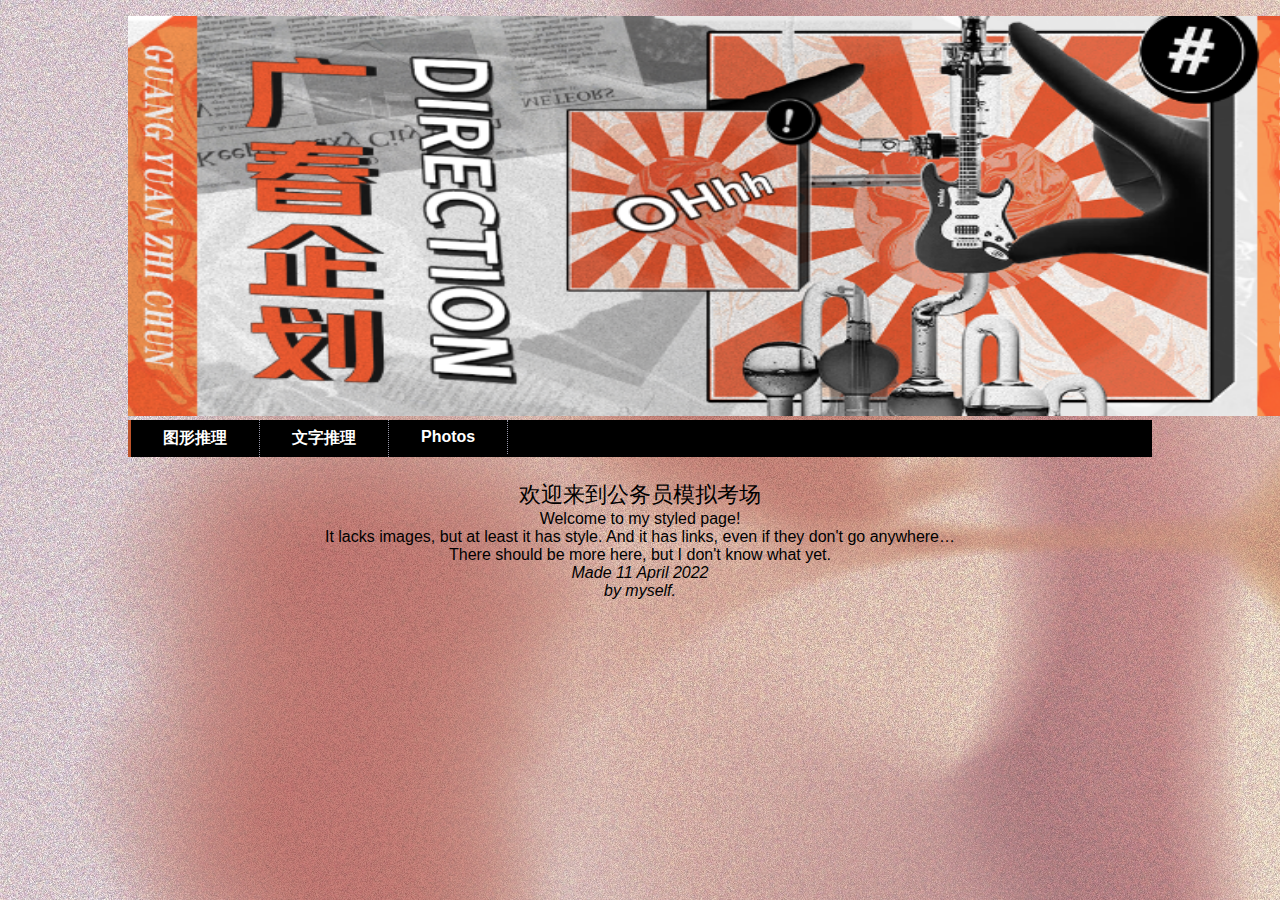
<file: index.html>
<!DOCTYPE html PUBLIC "-//W3C//DTD HTML 4.01//CN">
<html>
<head>
  <meta charset="utf-8"/>
  <title>欢迎来到公务员模拟考场</title>
  <script src="script.js"></script>
    <img src="1.png" width="1200" height="400">
<link rel="stylesheet" href="design.css">
<link rel="stylesheet" href="type.css">
<link rel="stylesheet" href="style1.css">

</head>
<body>
<!-- Site navigation menu -->
<div id="header">
         </div>
         <div id="navigation">
             <ul>
                 <li><a href="图形推理.html">图形推理</a></li>
                 <li><a href="文字推理.html">文字推理</a></li>
                 <li><a href="photos.html">Photos</a></li>
             </ul>
         </div>
<h1>欢迎来到公务员模拟考场</h1>
<p>Welcome to my styled page!
<p>It lacks images, but at least it has style.
And it has links, even if they don't go
anywhere&hellip;
<p>There should be more here, but I don't know
what yet.
<address>Made 11 April 2022<br>
  by myself.</address>

</body>
</html>
</file>
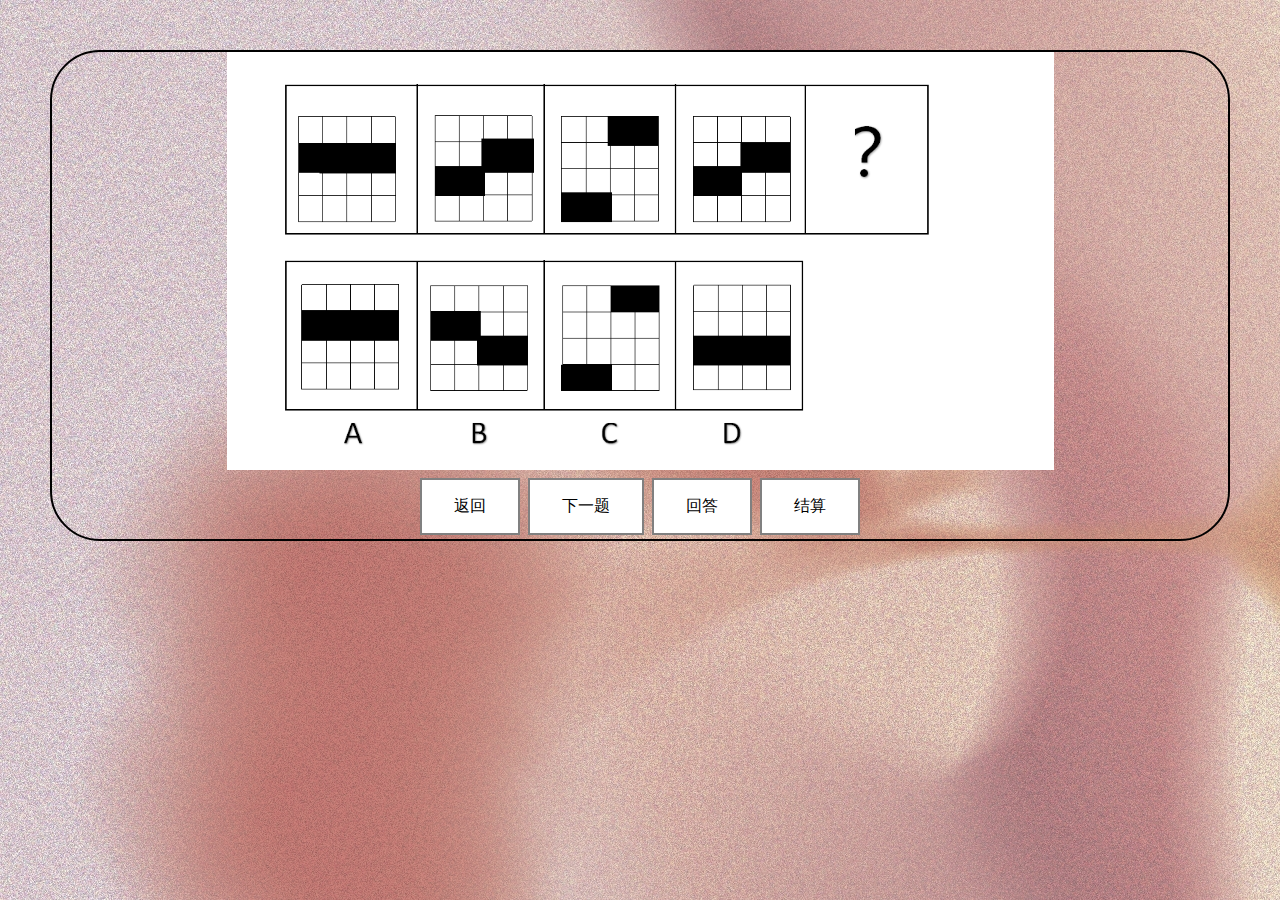
<file: 图形推理.html>
<!DOCTYPE html>
<html lang="cn">
<head>
  <meta charset="utf-8">
  <title>图形推理</title>
  <script src="script1.js"></script>
  <style>
  body{
  	margin:50px;
  	border:solid 2px black;
    border-radius:50px;
    text-align: center;
  	background-image:url('2.jpg');
  }
  .button {
    background-color: orange;
    border: none;
    color: white;
    padding: 16px 32px;
    text-align: center;
    text-decoration: none;
    display: inline-block;
    font-size: 16px;
    margin: 4px 2px;
    -webkit-transition-duration: 0.4s;
    transition-duration: 0.4s;
    cursor: pointer;
  }
  .button1 {
    background-color: white;
    color: black;
    border: 2px solid grey;

}
.button1:hover {
    background-color:orange;
    color: white;
}
</style>
</head>
<body>

    <div  id="img0" style="display:block;"><img src="2.png" /></div>
    <div  id="img1" style="display:none;"><img src="3.png" /></div>
    <div  id="img2" style="display:none;"><img src="4.png" /></div>

  <div>
      <button onclick="back()"class="button button1">返回</button>
      <button onclick="next()"class="button button1">下一题</button>
      <button onclick="answer()"class="button button1">回答</button>
      <button onclick="finish()"class="button button1">结算</button>
  <div>
    <div  id="im0" style="display:none;"><img src="2.png" /></div>
   <div  id="im1" style="display:none;"><img src="3.png" /></div>
   <div  id="im2" style="display:none;"><img src="4.png" /></div>
 </div>
</div>

</body>
</html>
</file>
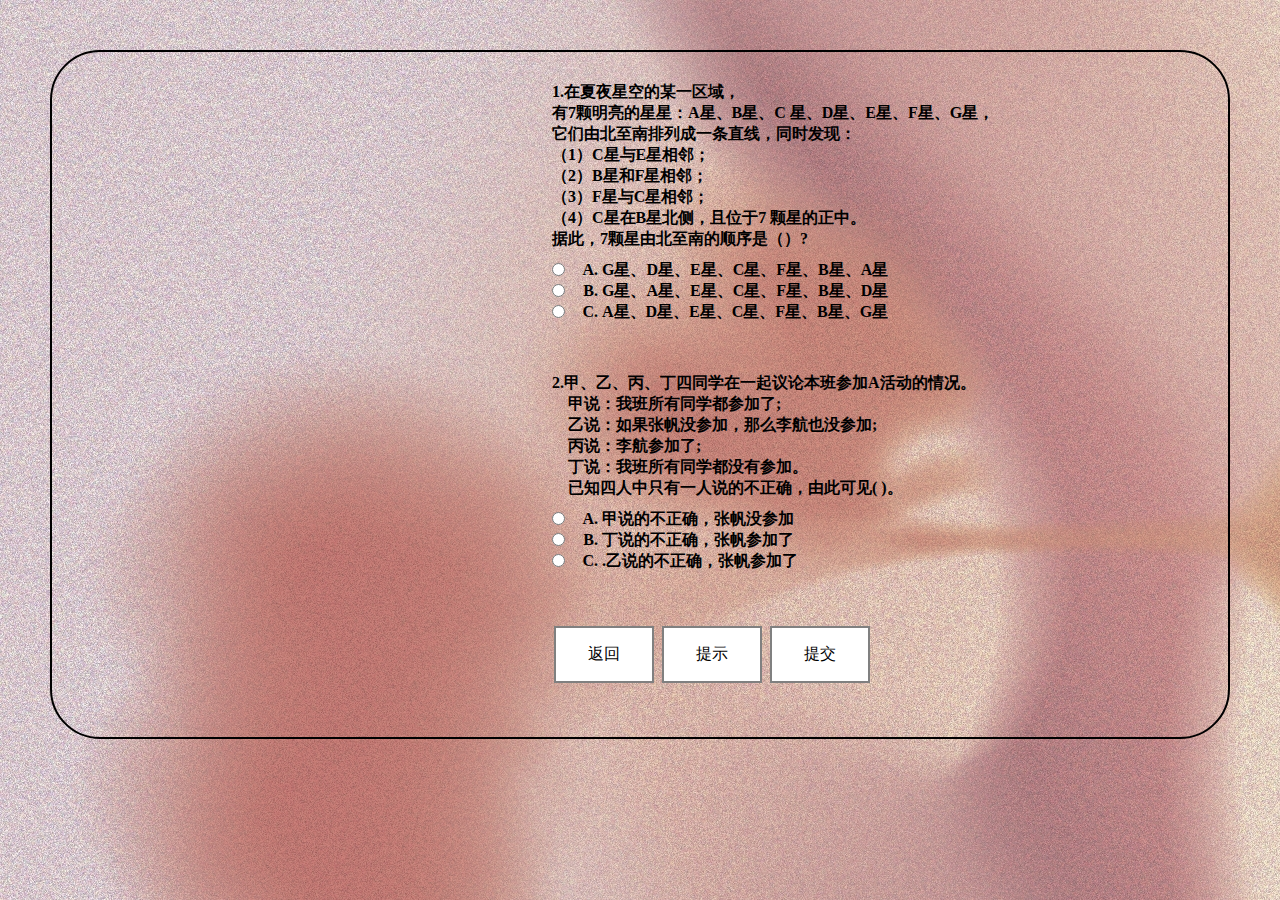
<file: 文字推理.html>
<!DOCTYPE html>
<html>
<head>
<meta charset="utf-8">
<title>文字推理</title>
<script src="script2.js"></script>
<style>
body{
	margin:50px;
	border:solid 2px black;
	border-radius:50px;
	background-image:url('2.jpg');
  font-family: "YouYuan";
	font-weight: bold;
}
.container{
	position:relative;
	margin:30px;
	border:solid 2px orange;
	padding:10px;
	color: orange;
	}
.divCss{
	margin-bottom: 50px;
margin-left: 500px;
margin-top: 30px;
}
.question{
	margin-bottom: 50px;
margin-left: 500px;
margin-top: 30px;
}
.olCss{
	padding-left: 50px;
    margin-top: 10px;
    margin-bottom: 0px;
	margin-left: 0px;

}
.inputClass {
	float:left;
	margin-left: -50px;
	text-align:center
}
.liRight {
}
.button {
	background-color: orange;
	border: none;
	color: white;
	padding: 16px 32px;
	text-align: center;
	text-decoration: none;
	display: inline-block;
	font-size: 16px;
	margin: 4px 2px;
	-webkit-transition-duration: 0.4s;
	transition-duration: 0.4s;
	cursor: pointer;
}
.button1 {
	background-color: white;
	color: black;
	border: 2px solid grey;

}
.button1:hover {
	background-color:orange;
	color: white;
}
</style>
</head>
<body>
<form>
	<div class="question">
	1.在夏夜星空的某一区域，<br>
	有7颗明亮的星星：A星、B星、C 星、D星、E星、F星、G星，<br>
	它们由北至南排列成一条直线，同时发现：<br>
	（1）C星与E星相邻；<br>
	（2）B星和F星相邻；<br>
	（3）F星与C星相邻；<br>
	（4）C星在B星北侧，且位于7 颗星的正中。<br>
	据此，7颗星由北至南的顺序是（）?
		<ol type="A" start="" class="olCss" name="single" >
			<input class="inputClass" type="radio" name="place1" value="10"  /><li class="liRight">G星、D星、E星、C星、F星、B星、A星</li>
			<input class="inputClass" type="radio" name="place1" value="0" /><li class="liRight">G星、A星、E星、C星、F星、B星、D星</li>
			<input class="inputClass" type="radio" name="place1" value="0" /><li class="liRight">A星、D星、E星、C星、F星、B星、G星</li>
		</ol>
	</div>
	<div class="question">
	2.甲、乙、丙、丁四同学在一起议论本班参加A活动的情况。<br>
　甲说：我班所有同学都参加了;<br>
　乙说：如果张帆没参加，那么李航也没参加;<br>
　丙说：李航参加了;<br>
　丁说：我班所有同学都没有参加。<br>
　已知四人中只有一人说的不正确，由此可见( )。
		<ol type="A" start="" class="olCss" name="single" >
			<input class="inputClass" type="radio" name="place2" value="0"  /><li class="liRight">甲说的不正确，张帆没参加</li>
			<input class="inputClass" type="radio" name="place2" value="10"  /><li class="liRight">丁说的不正确，张帆参加了</li>
			<input class="inputClass" type="radio" name="place2" value="0" /><li class="liRight">.乙说的不正确，张帆参加了</li>
		</ol>
	</div>
	<div class="divCss">
		<button onclick="back()"class="button button1">返回</button>
		<button onclick="analysis()"class="button button1">提示</button>
		<button onclick="finish()"class="button button1">提交</button>
	</div>
</form>

<script>

</script>
</body>
</html>
</file>
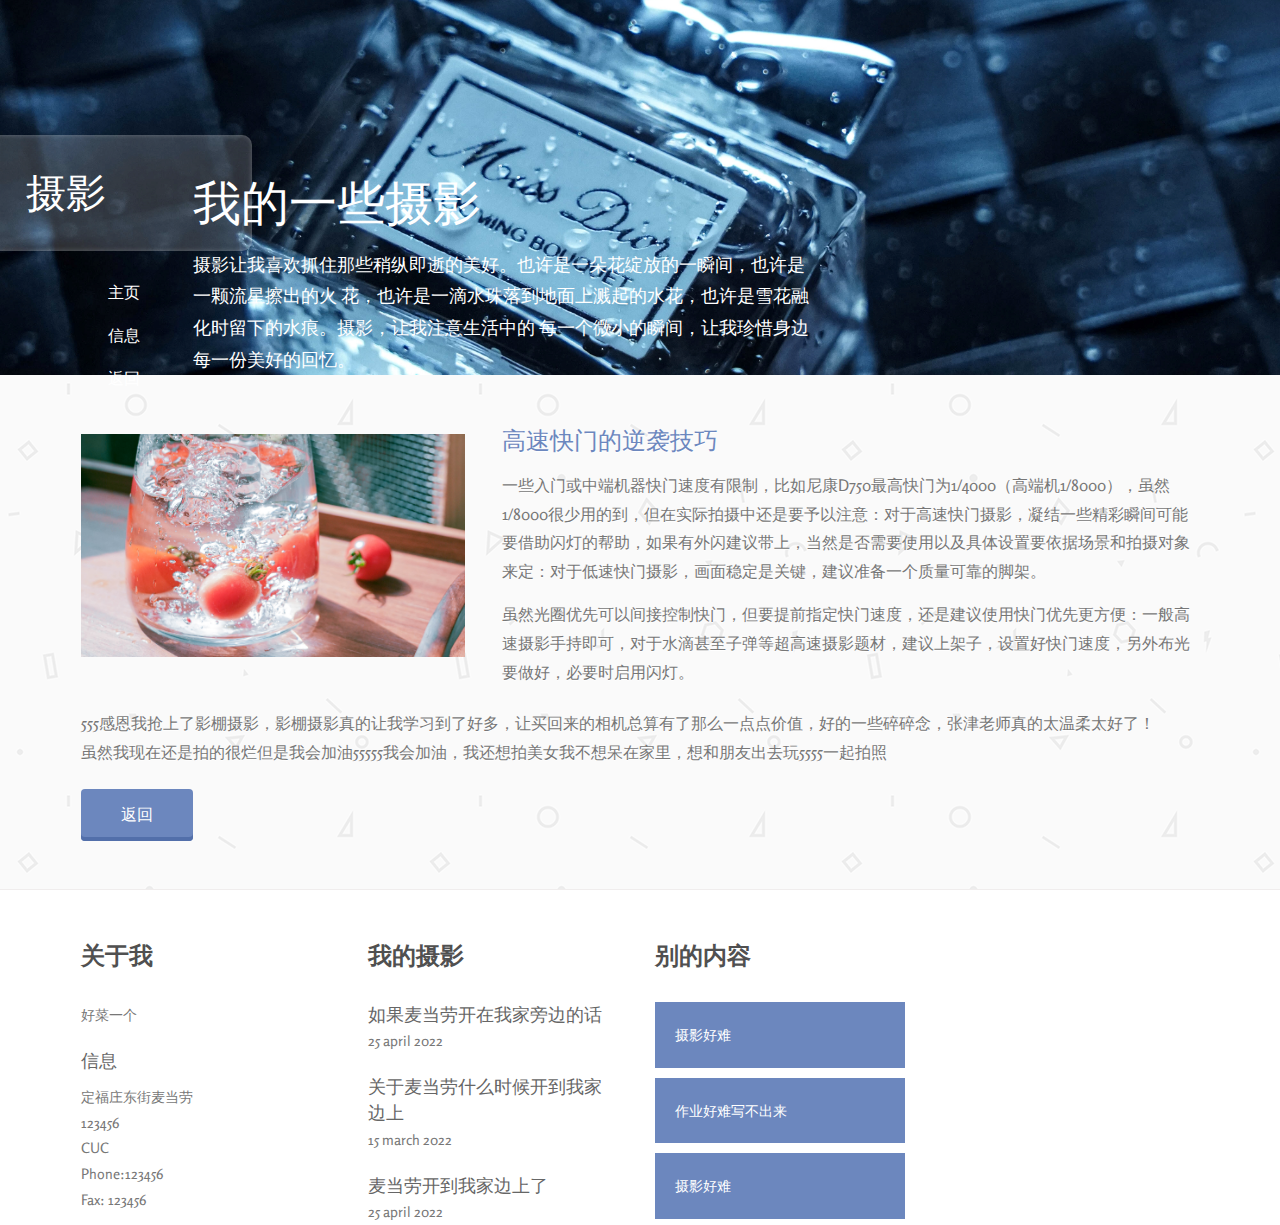
<file: sheep/about.html>
<!DOCTYPE HTML>
<html>
<head>
<title>Home</title>
<meta http-equiv="Content-Type" content="text/html; charset=utf-8" />
<meta name="viewport" content="width=device-width, initial-scale=1, maximum-scale=1">

<!-- 国内 Staticfile CDN 上的 Bootstrap5 核心 CSS 文件 -->
<link rel="stylesheet" href="https://cdn.staticfile.org/twitter-bootstrap/5.1.1/css/bootstrap.min.css">
<title>Hello, world!</title>
<link href='http://fonts.googleapis.com/css?family=Roboto+Slab:400,700' rel='stylesheet' type='text/css'>
<link href='http://fonts.googleapis.com/css?family=Rosario:400,700' rel='stylesheet' type='text/css'>
<link href="style3.css" rel="stylesheet" type="text/css" media="all" />

</head>
<body>
<!-- start header -->
<div class="header">
<div class="wrap">
	<div class="clear"></div>
	<div class="h_main">
		<div class="h_text">
			<h2>我的一些摄影</h2>
			<p><span class="hide1"> 摄影让我喜欢抓住那些稍纵即逝的美好。也许是一朵花绽放的一瞬间，也许是一颗流星擦出的火
花，也许是一滴水珠落到地面上溅起的水花，也许是雪花融化时留下的水痕。摄影，让我注意生活中的
每一个微小的瞬间，让我珍惜身边每一份美好的回忆。
</span></span> </p>
		</div>
		<div class="clear"></div>
	</div>
	<div class="header_left"><!-- start header_left -->
		<div class="logo">
			<h1><a href="摄影.html">摄影</a></h1>
		</div>
		<div class="h_nav">
			<ul>
				<li><a href="摄影.html">主页</a></li>
				<li><a href="摄影.html">信息</a></li>
				<li><a href="作品.html">返回</a></li>
			</ul>
		</div>
	</div><!-- end header_left -->
</div>
</div>
<!-- start main -->
<div class="main">
<div class="wrap">
	<div class="about"><!-- start about -->
		 <div class="cont-grid-img img_style">
	     		<img src="77.jpg" alt="">
     	</div>
       <div class="cont-grid">
	       	<h4>高速快门的逆袭技巧</h4>
	       	<p class="para">一些入门或中端机器快门速度有限制，比如尼康D750最高快门为1/4000（高端机1/8000），虽然1/8000很少用的到，但在实际拍摄中还是要予以注意：对于高速快门摄影，凝结一些精彩瞬间可能要借助闪灯的帮助，如果有外闪建议带上，当然是否需要使用以及具体设置要依据场景和拍摄对象来定：对于低速快门摄影，画面稳定是关键，建议准备一个质量可靠的脚架。</p>
	       	<p class="para">虽然光圈优先可以间接控制快门，但要提前指定快门速度，还是建议使用快门优先更方便：一般高速摄影手持即可，对于水滴甚至子弹等超高速摄影题材，建议上架子，设置好快门速度，另外布光要做好，必要时启用闪灯。</p>
     	</div>
      	<div class="clear"></div>
    	<div class="about-p">
	    	<p class="para">555感恩我抢上了影棚摄影，影棚摄影真的让我学习到了好多，让买回来的相机总算有了那么一点点价值，好的一些碎碎念，张津老师真的太温柔太好了！</p>
			<p class="para">虽然我现在还是拍的很烂但是我会加油55555我会加油，我还想拍美女我不想呆在家里，想和朋友出去玩5555一起拍照</p>
			<div class="read_more">
					<a class="btn" href="摄影.html">返回</a>
			</div>
		</div>
	</div><!-- end about -->
</div>
</div>
<!-- start footer -->
<div class="footer_bg">
<div class="wrap">
	<div class="footer">
		<div class="span_of_4">
			<div class="span1_of_4">
				<h4>关于我</h4>
				<p>好菜一个</p>
				<h5>信息</h5>
				<p class="top">定福庄东街麦当劳</p>
				<p>123456</p>
				<p>CUC</p>
				<p>Phone:123456</p>
				<p>Fax: 123456</p>
			</div>
			<div class="span1_of_4">
				<h4>我的摄影</h4>
				<a href="#"><span>如果麦当劳开在我家旁边的话</span></a>
				<p>25 april 2022</p>
				<a href="#"><span>关于麦当劳什么时候开到我家边上</span></a>
				<p>15 march 2022</p>
				<a href="#"><span>麦当劳开到我家边上了</span></a>
				<p>25 april 2022</p>
			</div>
			<div class="span1_of_4">
				<h4>别的内容</h4>
				<p class="bg"><a href="#">摄影好难</a></p>
				<p class="bg top"><a href="#">作业好难写不出来</a> </p>
				<p class="bg top"><a href="#">摄影好难</a></p>
			</div>

</div>
</div>
</body>
</html>
</file>
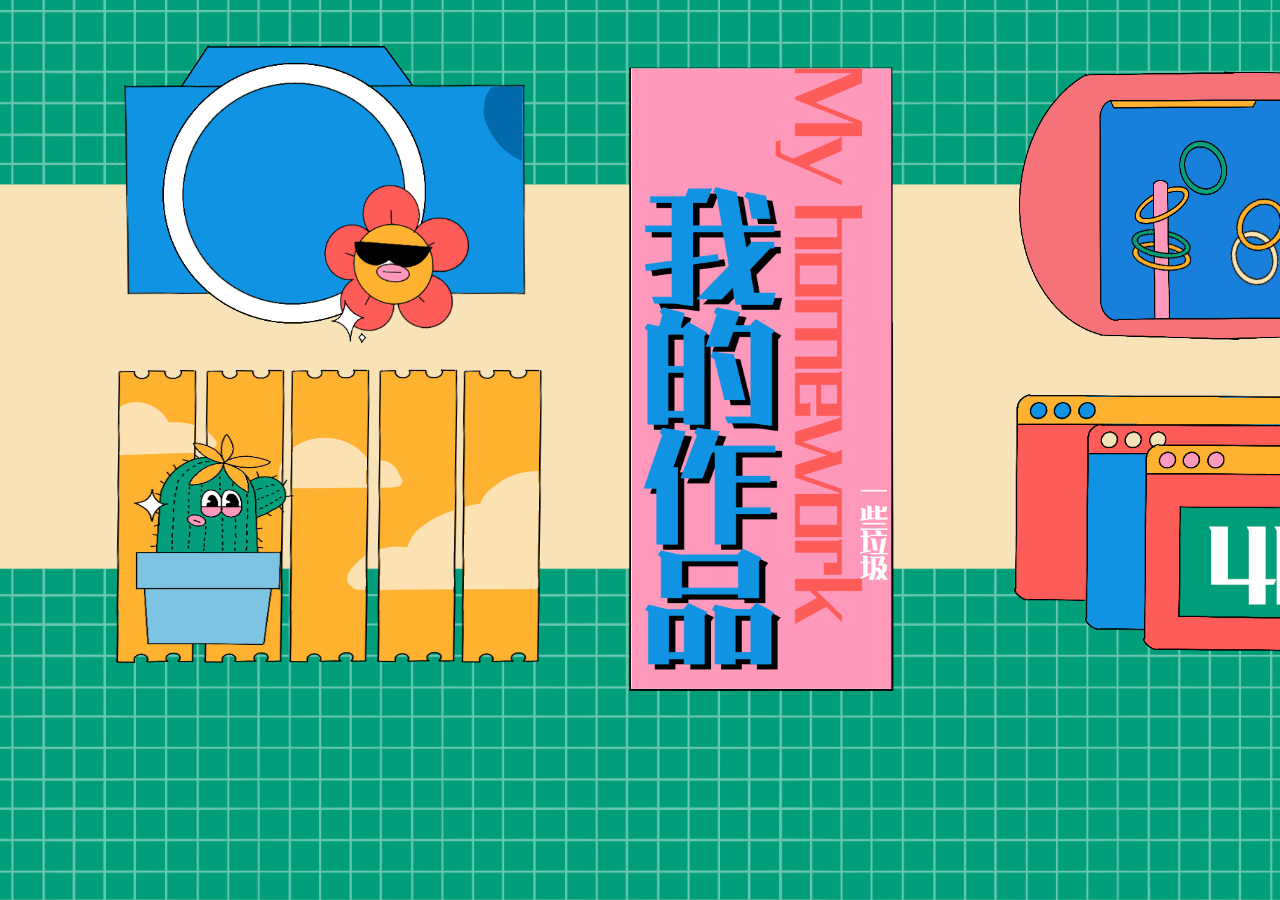
<file: sheep/作品.html>
<!doctype html>
<html lang="cn">
  <head>
    <!-- Required meta tags -->
    <meta charset="utf-8">
    <meta name="viewport" content="width=device-width, initial-scale=1">
    <style>
    body{
        background-image: url(17.png)  ;
        margin: 0;
    	padding: 0;
    	font-family: sans-serif;
    	background-size: cover;
         background-position: center 0;
         background-repeat: no-repeat;
         background-attachment: fixed;

    }
    img{
      margin-top:550px;
      text-align:center;
      width: 600px;
    height: 200px;
  }
  audio{
             display: none;
         }
  #div1 img{
  cursor: pointer;
  transition: all 0.4s;
}
#div1 img:hover{
  transform: scale(1.2);
}
    </style>
    <body>
        <img src="18.png" style="width:300px;height:700px;position:absolute;margin-left:600px;margin-top:30px;"</a>
      <div id="div1">
        <a href="摄影.html"><img src="19.png" style="width:460px;height:330px;position:absolute;margin-left:100px;margin-top:30px;"</a>
        <a href=""><img src="20.png" style="width:480px;height:350px;position:absolute;margin-left:1000px;margin-top:360px;"</a>
        <a href="bootstrap5.html"><img src="21.png" style="width:460px;height:330px;position:absolute;margin-left:100px;margin-top:350px;"</a>
        <a href=""><img src="23.png" style="width:480px;height:330px;position:absolute;margin-left:1000px;margin-top:30px;"</a>
</div>
</body>
<html>
</body>
</html>
</file>
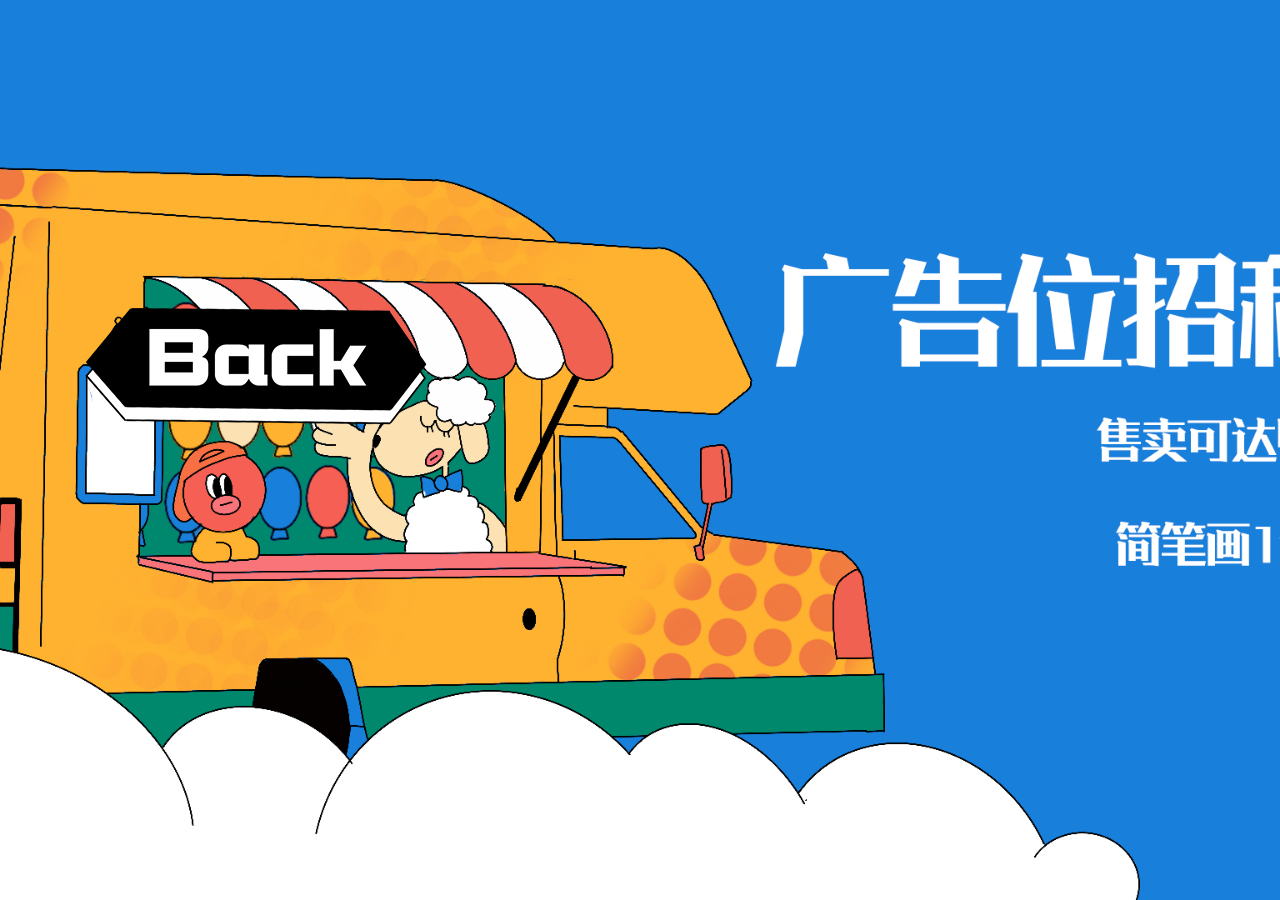
<file: sheep/广告.html>
<!DOCTYPE html>
<html lang="en">
<head>
  <meta charset="utf-8">
  <title>I'm great</title>
</head>
<style>
body{
    background-image: url(28.png)  ;
    margin: 0;
	padding: 0;
	font-family: sans-serif;
	background-size: cover;
     background-position: center 0;
     background-repeat: no-repeat;
     background-attachment: fixed;
      -webkit-background-size: cover;
      -o-background-size: cover;
      -moz-background-size: cover;
      -ms-background-size: cover;
}
button{
background:url(7.png) left:100px no-repeat;
left:100px;
top:100px;
font-size:50px;
width:700px;
height:200px;
border:0px;
}
</style>
<body>

  <div text-align="center"  margin=0>
      <a href="index1.html">
    <img src="7.png" oneclick="play()"></a>
  </div>
</body>
</html>
</file>
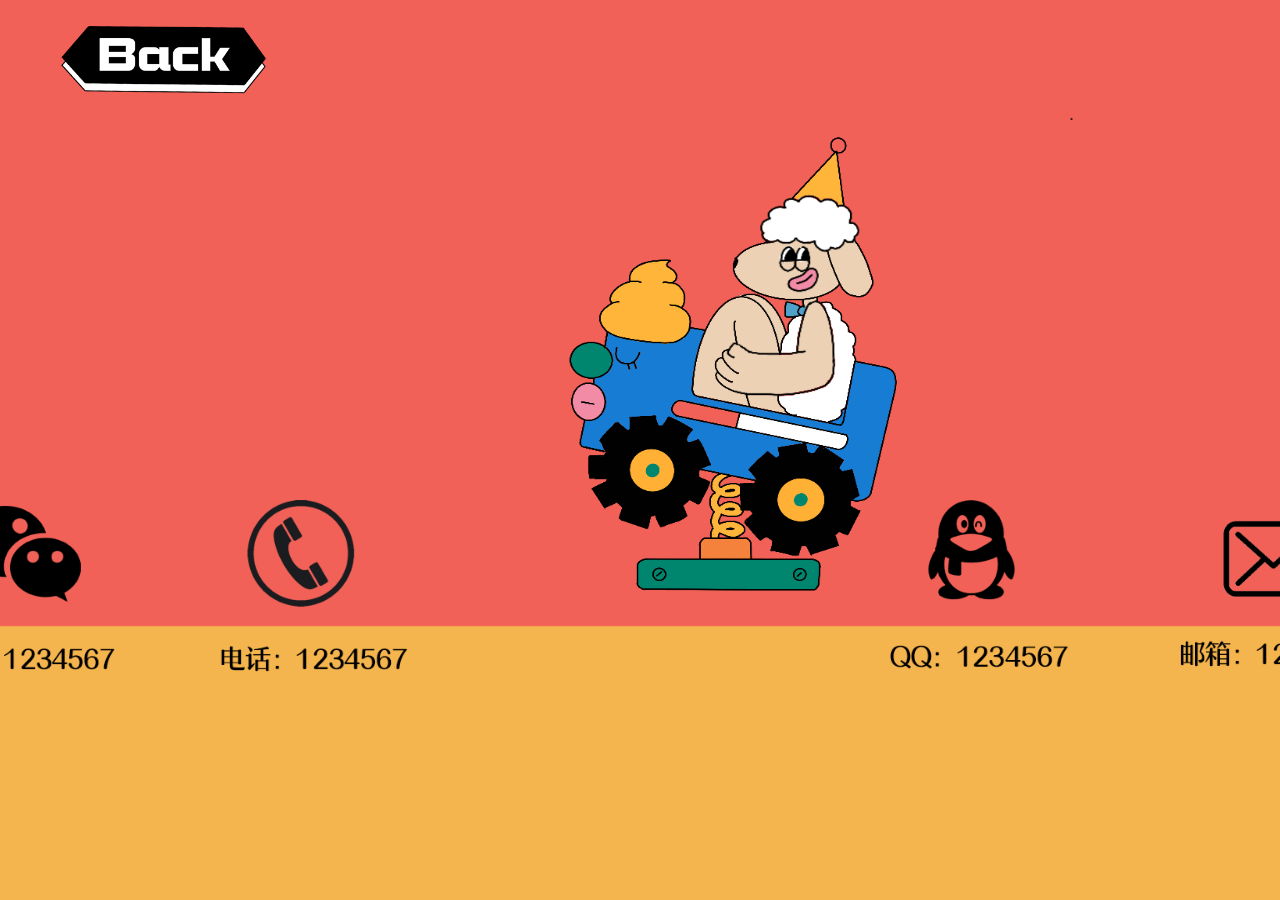
<file: sheep/联系方式.html>
<!doctype html>
<html lang="cn">
  <head>
    <!-- Required meta tags -->
    <meta charset="utf-8">
    <link rel="stylesheet" href="1.css">
    <meta name="viewport" content="width=device-width, initial-scale=1.0">
   <meta http-equiv="X-UA-Compatible" content="ie=edge">
    </head>
    <style>
    body{
        background-image: url(24.png)  ;
        margin: 0;
    	padding: 0;
    	font-family: sans-serif;
    	background-size: cover;
         background-position: center 0;
         background-repeat: no-repeat;
         background-attachment: fixed;
    }
    #div1 img{
    cursor: pointer;
    transition: all 0.4s;
  }
  #div1 img:hover{
    transform: scale(1.1);
  }
  #test img{
    display:none;
  }
  </style>
<body>
    <div id="div1">
  <img src="25.png" alt="" style="width:1500px;height:550px;position:absolute;left:0px;margin-top:50px;"</a></div>
  <script>
        //获取img元素
        var imgObj = document.querySelector("img");
        //给img元素绑定点击事件
        imgObj.addEventListener("click", function() {
            //当点击事件触发的时候改变图片的路径，将第二张图片引入。
            this.src = "26.png";
        })
    </script>
<a href="index1.html"><img src="27.png" style="width:300px;height:100px;position:absolute;margin-left:10px;margin-top:0px;"</a>
</body>
    </html>
</file>
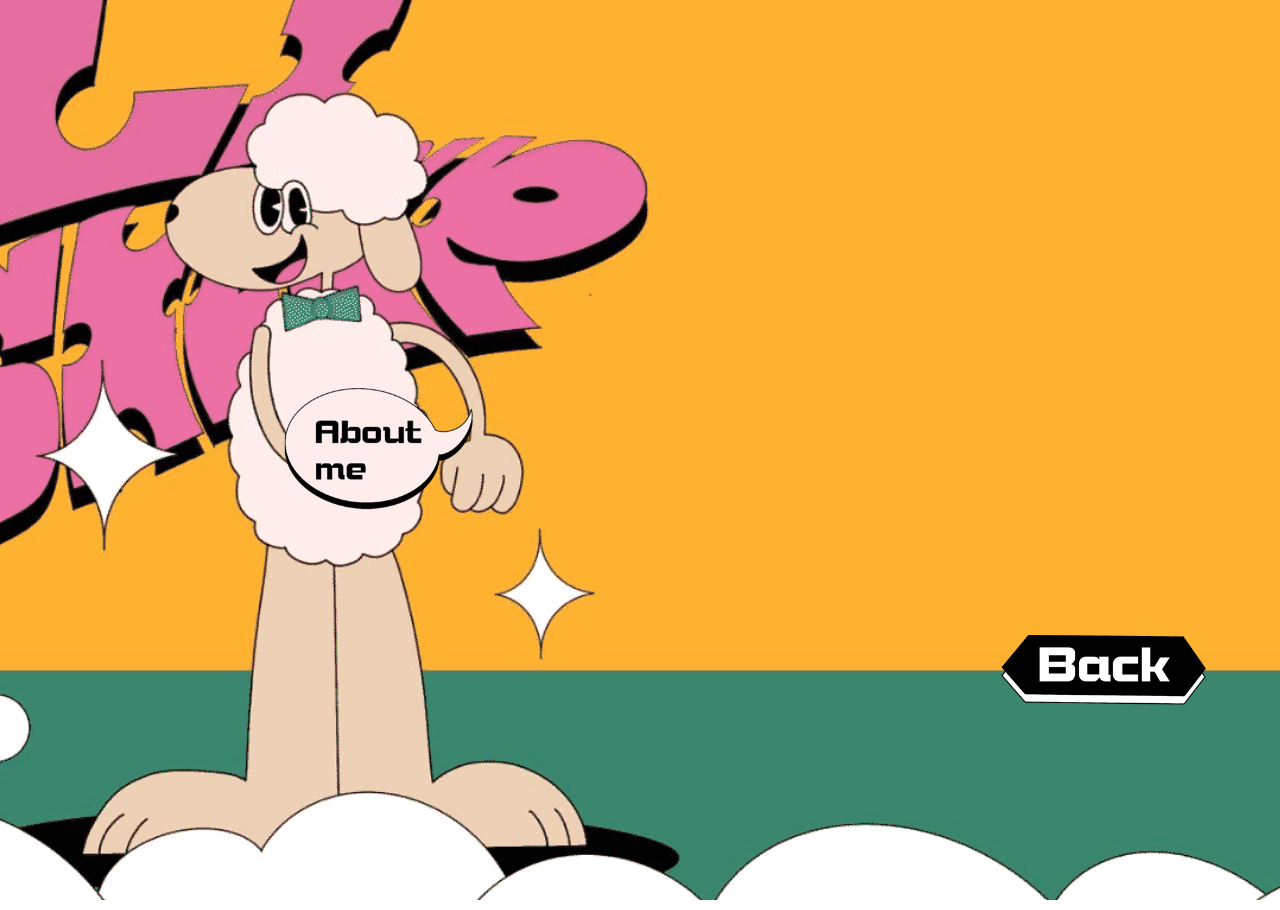
<file: sheep/自我介绍.html>
<!doctype html>
<html lang="cn">
  <head>
    <!-- Required meta tags -->
    <meta charset="utf-8">
    <link rel="stylesheet" href="1.css">
    <meta name="viewport" content="width=device-width, initial-scale=1.0">
   <meta http-equiv="X-UA-Compatible" content="ie=edge">
    </head>
    <style>
    body{
        background-image: url(6.gif)  ;
        margin: 0;
    	padding: 0;
    	font-family: sans-serif;
    	background-size: cover;
         background-position: center 0;
         background-repeat: no-repeat;
         background-attachment: fixed;
    }
    #div1 img{
    cursor: pointer;
    transition: all 0.4s;
  }
  #div1 img:hover{
    transform: scale(1.2);
  }
  #test img{
    display:none;
  }
  </style>
<body>
    <div id="div1">
  <img src="8.png" alt="" style="width:1100px;height:800px;position:absolute;left:230px;margin-top:110px;"</a></div>
  <script>
        //获取img元素
        var imgObj = document.querySelector("img");
        //给img元素绑定点击事件
        imgObj.addEventListener("click", function() {
            //当点击事件触发的时候改变图片的路径，将第二张图片引入。
            this.src = "5.png";
        })
    </script>
<a href="index1.html"><img src="7.png" style="width:300px;height:300px;position:absolute;margin-left:950px;margin-top:450px;"</a>
</body>
    </html>
</file>
<file: design.css>
* {
      margin: 0;
      padding: 0;
  }
  body{
      margin:1em 10%;
}
 #navigation{
     background-repeat: repeat-x;
     background-position: bottom center;
 }
 #navigation ul{
     width:100%;
     overflow: hidden;
     border-left-width: .20em;
     border-left-style: solid;
 }
 #navigation li{
     display: inline;
 }
 #navigation li a{
     display: block;
     float: left;
     padding: .5em 2em;
     border-right: .1em dotted;
 }
</file>
<file: type.css>
body {
    font-size: 100%;
    font-family: helvetica,arial,sans-serif;
    text-align: center;
    background-image:url('2.jpg');

}
body *{
    font-size: 1em;
}
a{
    font-weight: bold;
    text-decoration: none;
}
#navigation{
    font-family: "lucida grande", helvetica ,arial,sans-serif;
}
#navigation a{
    font-weight: bold;
}
#content{
    line-height: 1.8en;
}
#content p{
    margin:1em 0;
}
h1{
    font-family: georgia,"times new roman",sans-serif;
    font: 1.4em normal;
    margin-top: 1em;
}
</file>
<file: style1.css>
#navigation{
    color: black;
    background-color: black;
    border-color: #667;
}

#navigation ul{
    border-color: #bd532a;
}
#navigation a:link,#navigation a:visited{
    color:white;
    background-color: transparent;
    border-color: #99a;
}
#navigation a:hover{
    color: #445;
    background-color: #eb6;
}
#navigation a:active{
    color: #667;
    background-color: #ec8;
}
</file>
<file: sheep/style3.css>
html,body,div,span,applet,object,iframe,h1,h2,h3,h4,h5,h6,p,blockquote,pre,a,abbr,acronym,address,big,cite,code,del,dfn,em,img,ins,kbd,q,s,samp,small,strike,strong,sub,sup,tt,var,b,u,i,dl,dt,dd,ol,nav ul,nav li,fieldset,form,label,legend,table,caption,tbody,tfoot,thead,tr,th,td,article,aside,canvas,details,embed,figure,figcaption,footer,header,hgroup,menu,nav,output,ruby,section,summary,time,mark,audio,video{margin:0;padding:0;border:0;font-size:100%;font:inherit;vertical-align:baseline;}
article, aside, details, figcaption, figure,footer, header, hgroup, menu, nav, section {display: block;}
ol,ul{list-style:none;margin:0;padding:0;}
blockquote,q{quotes:none;}
blockquote:before,blockquote:after,q:before,q:after{content:'';content:none;}
table{border-collapse:collapse;border-spacing:0;}


a{text-decoration:none;}
.txt-rt{text-align:right;}
.txt-lt{text-align:left;}
.txt-center{text-align:center;}
.float-rt{float:right;}
.float-lt{float:left;}
.clear{clear:both;}
.pos-relative{position:relative;}
.pos-absolute{position:absolute;}
.vertical-base{	vertical-align:baseline;}
.vertical-top{	vertical-align:top;}
.underline{	padding-bottom:5px;	border-bottom: 1px solid #eee; margin:0 0 20px 0;}
nav.vertical ul li{	display:block;}
nav.horizontal ul li{	display: inline-block;}
img{max-width:100%;}

body {
	font-family: 'Rosario', sans-serif;
	background:#ffffff;
	font-size: 100%;
}
.wrap{
	margin:0 auto;
	width:70%;
}

.header_left1 {
	position: absolute;
	width: 13%;
	top: 20%;
	left: -4px;
}

.header_left {
	position: absolute;
	width: 13%;
	top: 20%;
	left: -4px;
}

.logo h1{
	font-family: 'Roboto Slab', serif;
	background: rgba(255, 255, 255, 0.18);
	box-shadow: inset 0 0 5px rgba(255, 255, 255, 0.24);
	-webkit-box-shadow: inset 0 0 5px rgba(255, 255, 255, 0.24);
	-moz-box-shadow: inset 0 0 5px rgba(255, 255, 255, 0.24);
	-o-box-shadow: inset 0 0 5px rgba(255, 255, 255, 0.24);
	border-radius: 0px 10px 10px 0px;
	-webkit-border-radius: 0px 10px 10px 0px;
	-moz-border-radius: 0px 10px 10px 0px;
	-o-border-radius: 0px 10px 10px 0px;
}
.logo h1 a{
	display:block;
	padding: 30px;
	font-size: 2.5em;
	color: #ffffff;
	text-transform: uppercase;
}
.h_nav {
	margin:20px 0;
	text-align:center;
}
.h_nav ul li{
	padding: 10px 0;
}
.h_nav ul li a{
	font-family: 'Roboto Slab', serif;
	display:inline-block;
	font-size:1em;
	color: #ffffff;
	text-transform: uppercase;
	-webkit-transition: all 0.3s ease-in-out;
	-moz-transition: all 0.3s ease-in-out;
	-o-transition: all 0.3s ease-in-out;
	transition: all 0.3s ease-in-out;
}
.h_nav ul li a:hover{
	color: #38528B;
}

.header{
	background: url('75.jpg');
	background-size: 100% 140%;
	background-position: center;
}

.h_main{
	padding: 6% 0 0;
	width:80%;
	margin: 0 auto;
}
.h_img{
	float:left;
	width: 32.33333%;
	margin-bottom: -3px;
}
.h_text{
	width: 63.33333%;
	margin: 10% 0 0 4%;
}
.h_text h2{
	font-family: 'Roboto Slab', serif;
	font-size: 3em;
	color: #ffffff;
	text-transform: capitalize;
	margin-bottom: 2%;
}
.h_text p{
	line-height:1.8em;
	font-size: 1.1em;
	color: #ffffff;
}

.main{
	background: url('bg.png');
}

.content{
	text-align:center;
	padding: 4%;
}
.content h5 {
	font-family: 'Roboto Slab', serif;
	font-weight: 600;
	font-size: 2.5em;
	text-transform: uppercase;
	margin-bottom: 2%;
	color: #4B4949;
	text-shadow: 0 1px 0 rgb(83, 83, 83);
	-webkit-text-shadow: 0 1px 0 rgb(83, 83, 83);
	-moz-text-shadow: 0 1px 0 rgb(83, 83, 83);
	-o-text-shadow: 0 1px 0 rgb(83, 83, 83);
}
.content h6{
	width: 60%;
	margin: 0 auto;
	font-size: 1em;
	color: #292929;
	line-height: 1.8em;
}

.hover_pack {
	float: left;
	width: 22.333333%;
}
.hover_pack.left{
	margin-left: 3.33333%;
}
.hover_pack li{
	margin: 14% 0;
}
.hover_pack li a.b_btn{
	margin: 0 auto;
	text-align: center;
	border: 1px solid rgb(218, 218, 218);
	color:#404040;
	background: #ffffff;
	display: block;
	width: 195px;
	height: 195px;
	-webkit-transition: all 0.3s ease-in-out;
	-moz-transition: all 0.3s ease-in-out;
	-o-transition: all 0.3s ease-in-out;
	transition: all 0.3s ease-in-out;
	border-radius: 100px;
	-webkit-border-radius: 100px;
	-moz-border-radius: 100px;
	-o-border-radius: 100px;
	box-shadow: 0px 5px 1px #CCCCCC;
	-webkit-box-shadow: 0px 5px 1px #CCCCCC;
	-moz-box-shadow: 0px 5px 1px #CCCCCC;
	-o-box-shadow: 0px 5px 1px #CCCCCC;
}
.hover_pack li a.b_btn span{
	display: block;
	top: 70px;
	position: relative;
}
.b_btn h4{
	text-transform: capitalize;
	font-size: 2em;
	font-weight: 600;
}
.b_btn p{
	font-size: 1em;
}
.hover_pack li a.b_btn:hover,.hover_pack li a.b_btn:hover >h4{
	color:#ffffff;
	background: #6C87BE;
	border-radius: 100px;
	-webkit-border-radius: 100px;
	-moz-border-radius: 100px;
	-o-border-radius: 100px;
}

.b-link-stripe{
	position:relative;
	display:inline-block;
	vertical-align:top;
	font-weight: 300;
	overflow:hidden;
}
.b-link-stripe .b-wrapper{
	position:absolute;
	width: 100%;
	height: 100%;
	top:0;
	left:0;
	text-align:center;
	color:#ffffff;
	overflow:hidden;
}
.b-link-stripe .b-line{
	position:absolute;
	top:0;
	bottom: 3px;
	width: 58%;
	background: #6C87BE;
	transition:all 0.5s linear;
	-moz-transition:all 0.5s linear;
	-ms-transition:all 0.5s linear;
	-o-transition:all 0.5s linear;
	-webkit-transition:all 0.5s linear;
	opacity:0;
	visibility:hidden;
}
.b-link-stripe:hover .b-line{
	visibility:visible;
}
.b-link-stripe .b-line1{
	left:0;
}
.b-link-stripe .b-line2{
	left:20%;
	transition-delay:0.1s !important;
	-moz-transition-delay:0.1s !important;
	-ms-transition-delay:0.1s !important;
	-o-transition-delay:0.1s !important;
	-webkit-transition-delay:0.1s !important;
}
.b-link-stripe .b-line3{
	left:40%;
	transition-delay:0.2s !important;
	-moz-transition-delay:0.2s !important;
	-ms-transition-delay:0.2s !important;
	-o-transition-delay:0.2s !important;
	-webkit-transition-delay:0.2s !important;
}
.b-link-stripe .b-line4{
	left:60%;
	transition-delay:0.3s !important;
	-moz-transition-delay:0.3s !important;
	-ms-transition-delay:0.3s !important;
	-o-transition-delay:0.3s !important;
	-webkit-transition-delay:0.3s !important;
}
.b-link-stripe .b-line5{
	/* left:80%; */
	transition-delay:0.4s !important;
	-moz-transition-delay:0.4s !important;
	-ms-transition-delay:0.4s !important;
	-o-transition-delay:0.4s !important;
	-webkit-transition-delay:0.4s !important;
}
.b-link-stripe:hover .b-line{
	opacity:1;
}
.b-animate-go{
	text-decoration:none;
}
.b-animate{
	margin-top:70px;
	transition: all 0.5s;
	-moz-transition: all 0.5s;
	-ms-transition: all 0.5s;
	-o-transition: all 0.5s;
	-webkit-transition: all 0.5s;
	visibility: hidden;
	font-size: 1.5em;
	font-weight:600;
	text-transform: uppercase;
}
.b-animate img{
	display: -webkit-inline-box;
}
.b-animate-go:hover .b-animate{
	visibility:visible;
}
.b-from-left{
	position:relative;
	left:-100%;
}
.b-animate-go:hover .b-from-left{
	left:0;
}
span.m_4{
	text-transform: capitalize;
	font-size: 0.8125em !important;
	font-weight: 100;
}
/* start footer */
.footer_bg{
	border-top: 1px solid rgb(240, 237, 237);
	background: #ffffff;
}
.footer{
	padding:4%;
}
.span_of_4{
	display: block;
}
.span1_of_4{
	float:left;
	width: 22.33333%;
	margin-left: 3.3333%;
}
.span1_of_4:first-child{
	margin-left: 0;
}
.span1_of_4 h4{
	font-family: 'Roboto Slab', serif;
	font-size: 1.5em;
	color: #505050;
	text-transform: uppercase;
	font-weight: 600;
	margin-bottom: 12%;
}
.span1_of_4 p{
	font-size: 0.8925em;
	color: #777777;
	line-height:1.8em;
}
.span1_of_4 p.top{
	margin-top: 4%;
}
.span1_of_4 p.bg{
	background: #6C87BE;
	padding: 8%;
}
.span1_of_4 p a{
	font-size: 1em;
	color:#ffffff;
	-webkit-transition: all 0.3s ease-in-out;
	-moz-transition: all 0.3s ease-in-out;
	-o-transition: all 0.3s ease-in-out;
	transition: all 0.3s ease-in-out;
}
.span1_of_4 p a:hover{
	color: #DDE8FF;
}
.span1_of_4 h5{
	font-size:1.1em;
	color: #666666;
	margin-top: 8%;
	display: block;
	line-height:1.5em;
}
.span1_of_4 span{
	font-size:1.1em;
	color: #666666;
	margin-top: 8%;
	display: block;
	line-height:1.5em;
	-webkit-transition: all 0.3s ease-in-out;
	-moz-transition: all 0.3s ease-in-out;
	-o-transition: all 0.3s ease-in-out;
	transition: all 0.3s ease-in-out;
}
.span1_of_4 span:hover{
	color: #6C87BE;
}
.f_nav li{
	float: left;
	width: 24.3333%;
	margin: 0 20px 4px 0;
}
.f_nav li a{
	display: block;
	-webkit-transition: all 0.3s ease-in-out;
	-moz-transition: all 0.3s ease-in-out;
	-o-transition: all 0.3s ease-in-out;
	transition: all 0.3s ease-in-out;
}
.f_nav li a img{
	background: #ffffff;
	padding: 5px;
	border: 1px solid #eeeeee;
}
.f_nav li a:hover{
	zoom: 1;
	filter: alpha(opacity=50);
	opacity: 0.7;
	-webkit-transition: opacity .15s ease-in-out;
	-moz-transition: opacity .15s ease-in-out;
	-ms-transition: opacity .15s ease-in-out;
	-o-transition: opacity .15s ease-in-out;
	transition: opacity .15s ease-in-out;
}
/*start footer_top */
.footer_top {
	margin-top: 4%;
	padding-top: 4%;
	border-top: 1px solid rgb(231, 231, 231);
}
.copy{
	text-align:center;
}
.copy p{
	color: #9c9c9c;
	font-size: 1em;
	line-height: 1.8em;
}
.copy p a{
	color:#38528B;
	-webkit-transition: all 0.3s ease-in-out;
	-moz-transition: all 0.3s ease-in-out;
	-o-transition: all 0.3s ease-in-out;
	transition: all 0.3s ease-in-out;
}
.copy p a:hover{
	color: #9c9c9c;
}
/*-- start header1 --*/
.header1{
	background: url('../images/76.jpg');
	background-size: 100%;
	background-position: center;
	position: relative;
	padding: 0 0 20% 0;
}
/* start about page */
.about{
	padding:4%;
	display: block;
}
.cont-grid {
	float: left;
	width: 62.3333%;
}
.cont-grid-img{
	margin-right: 3.3333%;
	width: 34.33333%;
	float:left;
}
.cont-grid-img img{
	margin-top: 10px;
}
.cont-grid h4{
	font-family: 'Roboto Slab', serif;
	font-size: 1.5em;
	color: #6C87BE;
	text-shadow: 0 1px 0 #ffffff;
	-webkit-text-shadow: 0 1px 0 #ffffff;
	-moz-text-shadow: 0 1px 0 #ffffff;
	-o-text-shadow: 0 1px 0 #ffffff;
}
p.para{
	color: #777777;
	text-shadow: 0 1px 0 #ffffff;
	-webkit-text-shadow: 0 1px 0 #ffffff;
	-moz-text-shadow: 0 1px 0 #ffffff;
	-o-text-shadow: 0 1px 0 #ffffff;
	line-height: 1.8em;
	font-size: 1em;
}
.cont-grid p,.about-p{
	margin-top: 2%;
}
.read_more {
	margin-top: 2%;
	display: block;
}
.btn{
	display:inline-block;
	background: #6C87BE;
	color: #ffffff;
	padding: 15px 40px;
	font-size: 1em;
	text-transform: uppercase;
	-webkit-transition: all 0.3s ease-in-out;
	-moz-transition: all 0.3s ease-in-out;
	-o-transition: all 0.3s ease-in-out;
	transition: all 0.3s ease-in-out;
	box-shadow: inset 0px -4px 0px #526FAA;
	-webkit-box-shadow: inset 0px -4px 0px #526FAA;
	-moz-box-shadow: inset 0px -4px 0px #526FAA;
	-o-box-shadow: inset 0px -4px 0px #526FAA;
	border-radius: 4px;
	-webkit-border-radius: 4px;
	-moz-border-radius: 4px;
	-o-border-radius: 4px;
}
.btn:hover{
	background: #526FAA;
}
/* start blog page */
.blog{
	padding: 4%;
}
.blog_left{
	float: left;
	width: 63.333333%;
}
.blog_sidebar{
	float: left;
	width: 30.333333%;
	margin-left: 6.33333%;
}
.b_right{
	display: block;
}
.b_left h4{
	display: inline-flex;
	padding: 20px 20px;
	text-align: center;
	border-radius: 2px;
	-webkit-border-radius: 2px;
	-moz-border-radius: 2px;
	-o-border-radius: 2px;
}
.b_left h4.bg{
	background: #19BD9B;
}
.b_left h4.bg1{
	background: #3498DB;
}
.blog_main:first-child,.blog_main img:first-child{
	margin-top: 0;
}
.blog_main{
	margin: 4% 0;
	display: inline-block;
}
.blog_main img{
	width:100%;
	margin: 4% 0;
}
.blog_main iframe{
	margin-bottom: 4%;
}
.b_right h4{
	font-family: 'Roboto Slab', serif;
	color: #6C87BE;
	font-size: 1.5em;
	margin-bottom: 3%;
}
/*start blog_list */
.blog_list{
	float: left;
}
.blog_list ul li{
	display:inline-block;
	margin-left: 20px;
}
.blog_list ul li:first-child{
	margin-left: 0;
}
.blog_list li span{
	color: #c4c4c4;
	font-size: 1em;
	padding: 10px 5px;
}
.blog_list li a{
	color: #c4c4c4;
}
.blog_list li > i{
	width:20px;
	height:20px;
	display:inline-block;
	background:url(../images/blog_icons.png) no-repeat;
	vertical-align:middle;
	transition:none;
}
.blog_list li:hover > i{
	background:url(../images/blog_icons.png) no-repeat;
}
.blog_list li a span:hover{
	color: #19BD9B;
}
.blog_list li a span{
	padding-left:5px;
}
.blog_list li > i.date{
	background-position:0px 0px;
}
.blog_list li > i.comment{
	background-position: -24px 2px;
}
.blog_list li  > i.news {
	background-position: -50px 0px;
}
.blog_list li > i.views{
	background-position: -72px 2px;
}
/*start blog_art */
.blog_art{
	float: right;
}
.blog_art ul li{
	display:inline-block;
}
.blog_art li a{
	display: block;
	color: #c4c4c4;
	font-size: 1em;
}
.blog_art li a > i{
	width:20px;
	height:20px;
	display:inline-block;
	background:url(../images/art.png) no-repeat;
	vertical-align:middle;
	transition:none;
}
.blog_art li a:hover > i{
	background:url(../images/art_h.png) no-repeat;
}
.blog_art li a:hover{
	color: #D0D3D7;
}
.blog_art li a span{
	padding-left:5px;
}
/* end blog_list */
.blog_left p{
	margin: 2% 0 4%;
	color: #777777;
	text-shadow: 0 1px 0 #ffffff;
	-webkit-text-shadow: 0 1px 0 #ffffff;
	-moz-text-shadow: 0 1px 0 #ffffff;
	-o-text-shadow: 0 1px 0 #ffffff;
	line-height: 1.8em;
	font-size: 1em;
}
/* start blog_sidebar */
.sidebar h4{
	font-family: 'Roboto Slab', serif;
	color: #6C87BE;
	font-size: 1.2em;
	border-left: 3px solid #6C87BE;
	border-bottom: 1px solid rgb(231, 231, 231);
	text-transform:capitalize;
	line-height: 1.5em;
	padding: 0px 10px;
	margin: 8% 0;
}
/* start ads_nav */
.ads_nav {
	margin: 8% 0;
}
.ads_nav li{
	float: left;
	width: 48.3333%;
	margin-left: 3.33333%;
}
.ads_nav li:first-child,.ads_nav li:nth-child(3){
	margin-left: 0;
}
.ads_nav li a{
	display: block;
	-webkit-transition: all 0.3s ease-in-out;
	-moz-transition: all 0.3s ease-in-out;
	-o-transition: all 0.3s ease-in-out;
	transition: all 0.3s ease-in-out;
}
.ads_nav li a img{
	width: 100%;
}
.ads_nav li a:hover{
	zoom: 1;
	filter: alpha(opacity=50);
	opacity: 0.7;
	-webkit-transition: opacity .15s ease-in-out;
	-moz-transition: opacity .15s ease-in-out;
	-ms-transition: opacity .15s ease-in-out;
	-o-transition: opacity .15s ease-in-out;
	transition: opacity .15s ease-in-out;
}
/* start flicker_nav */
.flicker_nav {
	margin: 8% 0;
}
.flicker_nav li{
	float: left;
	width: 22.3333%;
	margin: 0 0 10px 10px;
}
.flicker_nav li:first-child,.flicker_nav li:nth-child(5){
	margin-left: 0px;
}
.flicker_nav li a{
	display: block;
	-webkit-transition: all 0.3s ease-in-out;
	-moz-transition: all 0.3s ease-in-out;
	-o-transition: all 0.3s ease-in-out;
	transition: all 0.3s ease-in-out;
}
.flicker_nav li a img{
	width: 100%;
}
.flicker_nav li a:hover{
	zoom: 1;
	filter: alpha(opacity=50);
	opacity: 0.7;
	-webkit-transition: opacity .15s ease-in-out;
	-moz-transition: opacity .15s ease-in-out;
	-ms-transition: opacity .15s ease-in-out;
	-o-transition: opacity .15s ease-in-out;
	transition: opacity .15s ease-in-out;
}
/* start tag_nav */
.tag_nav {
	margin: 8% 0;
}
.tag_nav li{
	margin:10px 5px 0 0;
	display: inline-block;
}
.tag_nav li a{
	display: block;
	text-transform: capitalize;
	background: #E7E7E7;
	color: #5F5F5F;
	font-size: 1em;
	padding: 8px 14px;
	border-radius: 2px;
	-webkit-border-radius: 2px;
	-moz-border-radius: 2px;
	-o-border-radius: 2px;
	-webkit-transition: all 0.3s ease-in-out;
	-moz-transition: all 0.3s ease-in-out;
	-o-transition: all 0.3s ease-in-out;
	transition: all 0.3s ease-in-out;
}
.tag_nav li a:hover{
	background: #6C87BE;
	color: #ffffff;
}
/* start news_letter */
.news_letter{
	margin: 8% 0;
}
.news_letter form input[type="text"]{
	text-transform: capitalize;
	font-family: 'Rosario', sans-serif;
	font-weight:100;
	padding: 15px;
	display: block;
	width: 90%;
	background: #ffffff;
	outline: none;
	color: #555555;
	font-size: 0.8725em;
	border: 1px solid #DADADA;
	-webkit-appearance: none;
}
.news_letter form input[type="submit"]{
	font-family: 'Rosario', sans-serif;
	margin-top: 4%;
	-webkit-appearance: none;
	float:right;
	cursor:pointer;
	border:none;
	outline:none;
	display: inline-block;
	background: #6C87BE;
	color: #ffffff;
	padding: 15px 40px;
	font-size: 1em;
	text-transform: uppercase;
	-webkit-transition: all 0.3s ease-in-out;
	-moz-transition: all 0.3s ease-in-out;
	-o-transition: all 0.3s ease-in-out;
	transition: all 0.3s ease-in-out;
	box-shadow: inset 0px -4px 0px #526FAA;
	-webkit-box-shadow: inset 0px -4px 0px #526FAA;
	-moz-box-shadow: inset 0px -4px 0px #526FAA;
	-o-box-shadow: inset 0px -4px 0px #526FAA;
	border-radius: 4px;
	-webkit-border-radius: 4px;
	-moz-border-radius: 4px;
	-o-border-radius: 4px;
}
.news_letter form input[type="submit"]:hover{
	background: #526FAA;
}
/* start Social Likes */
.social_network_likes {
	text-align: center;
}
.social_network_likes li{
	float:left;
	width:25%;
}
.social_network_likes li a{
	display:block;
	color:#FFF;
	-webkit-transition: all 0.3s ease-in-out;
	-moz-transition: all 0.3s ease-in-out;
	-o-transition: all 0.3s ease-in-out;
	transition: all 0.3s ease-in-out;
}
.social_network_likes li a p{
	padding:15px 0;
	font-size:0.8em;
}
.social_network_likes li a span{
	display:block;
	font-size:2em;
}
.social_network_likes li a{
	border-left:2px solid #FFF;
}
.social_network_likes li a div.followers{
	border-bottom: 2px solid #FFFFFF;
}
.social_network_likes li:first-child a {
	border-left:none;
}
.social_network_likes li a.tweets{
	background:#2da5da;
}
.social_network_likes li a.tweets:hover{
  background:#1A91C5;
}
.social_network_likes li a.facebook-followers{
	background:#b6c710;
}
.social_network_likes li a.facebook-followers:hover{
	background:#9EAD0B;
}
.social_network_likes li a.email{
	background:#27c1b9;
}
.social_network_likes li a.email:hover{
  background:#0BB1A8;
}
.social_network_likes li a.dribble{
	background:#cf2555;
}
.social_network_likes li a.dribble:hover{
  background:#B3103E;
}
.social_network_likes li a div.social_network{
	padding:10px 0;
}
.social_network i{
	width:45px;
	height:45px;
	display:block;
	background:url(../images/social-icons.png) no-repeat;
	margin:0 auto;
}
.social_network i.twitter-icon{
	background-position: 0px 0px;
}
.social_network i.facebook-icon{
	background-position: -47px 0px;
}
.social_network i.email-icon{
	background-position: -104px 0px;
}
.social_network i.dribble-icon{
	background-position: -156px 0px;
}
/* start contact page*/
.contact{
	padding: 4%;
}
.contact_left {
	float: left;
	margin-right: 5.33333%;
	width: 32.3333%;
}
.contact_right {
	float:left;
	width: 62.3333%;
}
.contact_left h3{
	font-family: 'Roboto Slab', serif;
	color: #6C87BE;
	font-size: 1.5em;
	margin-bottom: 2%;
	text-transform: capitalize;
}
.company_address{
	padding-top:10px;
}
.company_address p{
	color: #777777;
	line-height: 1.8em;
	font-size: 1em;
}
.company_address p a{
	color: #6C87BE;
	cursor: pointer;
	-webkit-transition: all 0.3s ease-in-out;
	-moz-transition: all 0.3s ease-in-out;
	-o-transition: all 0.3s ease-in-out;
	transition: all 0.3s ease-in-out;
}
.company_address p a:hover{
	color: #777777;
}
.map{
	margin: 6% 0 4%;
}
.contact_right h3{
	margin-bottom: 2%;
	text-transform: capitalize;
	font-family: 'Roboto Slab', serif;
	color: #6C87BE;
	font-size: 1.5em;
}
.contact-form{
	position:relative;
}
.contact-form div{
	padding:5px 0;
}
.contact-form span{
	text-transform: capitalize;
	display: block;
	color: #777777;
	line-height: 1.8em;
	font-size: 0.8725em;
}
.contact-form input[type="text"],.contact-form textarea{
	font-family: 'Rosario', sans-serif;
	padding: 10px;
	display: block;
	width: 96.3333%;
	background: #ffffff;
	outline: none;
	color: #777777;
	font-size: 1em;
	border: 1px solid #ECECEC;
	-webkit-appearance: none;
	-webkit-transition: all 0.3s ease-in-out;
	-moz-transition: all 0.3s ease-in-out;
	-o-transition: all 0.3s ease-in-out;
	transition: all 0.3s ease-in-out;
}
.contact-form input[type="text"]:focus,.contact-form textarea:focus{
	box-shadow: inset 0px -1px 2px #6C87BE;
	-webkit-box-shadow: inset 0px -1px 2px #6C87BE;
	-moz-box-shadow: inset 0px -1px 2px #6C87BE;
	-o-box-shadow: inset 0px -1px 2px #6C87BE;
}
.contact-form textarea{
	resize:none;
	height:120px;
}
.contact-form input[type="submit"]{
	font-family: 'Rosario', sans-serif;
	margin-top: 10px;
	-webkit-appearance: none;
	float: right;
	cursor: pointer;
	border: none;
	outline: none;
	display: inline-block;
	background: #6C87BE;
	color: #ffffff;
	padding: 15px 40px;
	font-size: 1em;
	text-transform: uppercase;
	-webkit-transition: all 0.3s ease-in-out;
	-moz-transition: all 0.3s ease-in-out;
	-o-transition: all 0.3s ease-in-out;
	transition: all 0.3s ease-in-out;
	box-shadow: inset 0px -4px 0px #526FAA;
	-webkit-box-shadow: inset 0px -4px 0px #526FAA;
	-moz-box-shadow: inset 0px -4px 0px #526FAA;
	-o-box-shadow: inset 0px -4px 0px #526FAA;
	border-radius: 4px;
	-webkit-border-radius: 4px;
	-moz-border-radius: 4px;
	-o-border-radius: 4px;
}
.contact-form input[type="submit"]:hover{
	background: #526FAA;
}
/* start details */
.details{
	padding: 4%;
}
.details h2{
	font-family: 'Roboto Slab', serif;
	color: #6C87BE;
	font-size: 1.5em;
}
.details img{
	margin: 2% 0;
	padding: 5px;
	box-shadow: 0px 0px 5px #DDDDDD;
	-webkit-box-shadow: 0px 0px 5px #DDDDDD;
	-moz-box-shadow: 0px 0px 5px #DDDDDD;
	-o-box-shadow: 0px 0px 5px #DDDDDD;
}
/* start loop */
.loop{
	padding: 4%;
	text-align:center;
}
.loop h2{
	font-size: 10em;
	font-family: 'Roboto Slab', serif;
	color: #6C87BE;
}
/***** Media Quries *****/
@media only screen and (max-width: 1366px) {
	.wrap{
		width:95%;
	}
	.header_left {
		top: 18%;
	}
}
@media only screen and (max-width: 1280px) {
	.wrap{
		width:95%;
	}
	.header_left {
		top: 15%;
		width: 20%;
	}
	.b-animate {
		font-size: 1.2em;
	}
	.b_btn h4 {
		font-size: 1.5em;
	}
}
@media only screen and (max-width: 1024px) {
	.wrap{
		width:95%;
	}
	.logo h1 a {
		padding: 15px;
	}
	.h_nav {
		margin: 15px 0;
	}
	.h_text h2 {
		font-size: 2.5em;
	}
	.h_text p {
		font-size: 1em;
	}
	.h_main {
		margin-left: 20%;
	}
	.h_img {
		width: 26.33333%;
	}
	.h_text {
		margin: 4% 0 0 4%;
	}
	.h_nav ul li {
		padding: 6px 0;
	}
	.content h5 {
		font-size: 2em;
	}
	.b-animate {
		font-size: 1em;
	}
	.b_btn h4 {
		font-size: 1.2em;
	}
	.f_nav li {
		width: 30.3333%;
	}
	.header_left1 {
		top:15%;
		width: 20%;
	}
}
@media only screen and (max-width: 768px) {
	.wrap{
		width:95%;
	}
	.logo h1 a {
		padding: 10px;
		font-size: 2em;
	}
	.h_nav {
		margin: 10px 0;
	}
	.h_text h2 {
		font-size: 2em;
	}
	.h_text p {
		font-size: 0.8725em;
	}
	.h_nav ul li {
		padding: 6px 0;
	}
	.h_nav ul li a {
		font-size: 0.8725em;
	}
	.content h5 {
		font-size: 1.8em;
	}
	.content h6 {
		width: 80%;
	}
	.hover_pack {
		width: 48.333333%;
	}
	.hover_pack.right{
		margin-right: 3.3333%;
	}
	.hover_pack.left {
		margin-left: 0%;
	}
	.b-animate {
		margin-top:50px;
		padding:4%;
		font-size: 1.2em;
	}
	.b_btn h4 {
		font-size: 1.4em;
	}
	.span1_of_4 h4 {
		font-size: 1.2em;
	}
	.hide{
		display: none;
	}
	.cont-grid h4 {
		font-size: 1.2em;
	}
	.header1 {
		padding: 0 0 28% 0;
	}
	.blog_left {
		float: none;
		width: 100%;
	}
	.blog_sidebar {
		float: none;
		width: 100%;
		margin-left: 0%;
	}
	.b_right h4 {
		font-size: 1.2em;
	}
	.blog_list ul li {
		margin-left: 10px;
	}
	.contact_left h3 {
		font-size: 1.2em;
	}
	.contact_right h3 {
		font-size: 1.2em;
	}
	.details h2 {
		font-size: 1.2em;
	}
	.loop h2{
		font-size: 8em;
	}
}
@media only screen and (max-width: 640px){
	.wrap{
		width:95%;
	}
	.header_left {
		top: 10%;
		width: 20%;
	}
	.logo h1 a {
		padding: 12px;
		font-size: 2em;
	}
	.h_main {
		margin-left:16%;
		padding: 4% 0 0;
		width: 80%;
	}
	.h_text p {
		font-size: 0.8725em;
		line-height: 1.5em;
	}
	.h_text {
		margin: 2% 0 0 4%;
	}
	.hover_pack {
		width: 48.333333%;
	}
	.span1_of_4 {
		float: none;
		width: 100%;
		margin-left: 0%;
	}
	.span1_of_4 h4{
		margin:4% 0;
	}
	.span1_of_4 h5{
		margin:2% 0 0;
	}
	.span1_of_4 p.top {
		margin-top: 2%;
	}
	.span1_of_4 span {
		margin-top: 2%;
	}
	.f_nav li {
		width: 14.3333%;
	}
	.span1_of_4 p.bg {
		padding: 4%;
	}
	.hover_pack li a.b_btn {
		width:120px;
		height: 120px;
	}
	.hover_pack li a.b_btn span {
		top: 60px;
	}
	.contact_left {
		float: none;
		margin-right: 0%;
		width: 100%;
	}
	.contact_right {
		margin-top:4%;
		float: none;
		width: 100%;
	}
	.loop h2{
		font-size: 6em;
	}
}
@media only screen and (max-width: 480px) {
	.wrap{
		width:95%;
	}
	.soc_icons {
		 float: none;
	}
	.tt-wrapper li a {
		width: 68px;
		height: 86px;
	}
	.tt-wrapper li:nth-last-child(6),.tt-wrapper li:nth-last-child(5){
		display:none;
	}
	.header_left {
		top: 10%;
		width: 30%;
	}
	.h_nav ul li a {
		font-size: 0.8125em;
	}
	.h_nav ul li {
		padding: 4px 0;
	}
	.h_main {
		margin-left: 20%;
	}
	.h_text {
		margin: 0% 0 0 2%;
	}
	.h_text h2 {
		font-size: 1.5em;
	}
	.logo h1 a {
		padding: 5px;
		font-size: 1.8em;
	}
	.h_nav {
		margin: 0px 0;
	}
	.content h5 {
		font-size: 1.5em;
	}
	.b-animate {
		margin-top: 25px;
		font-size: 1em;
	}
	.b_btn p {
		font-size: 0.8925em;
	}
	.header1 {
		padding: 0 0 34% 0;
		background-size: 100% 100%;
	}
	.cont-grid-img {
		margin-right: 0;
		width: 100%;
		float: none;
	}
	.header_left1 {
		top: 25%;
		width: 30%;
	}
	.cont-grid {
		float: none;
		width: 100%;
		margin-top: 4%;
	}
	.blog_list {
		float: none;
	}
	.blog_art {
		float: none;
	}
}
@media only screen and (max-width: 320px) {
	.wrap{
		width:95%;
	}
	.soc_icons {
		 float: none;
	}
	.tt-wrapper li a {
		width: 64px;
		height: 75px;
	}
	.header_left {
		top: 16%;
		width: 40%;
	}
	.h_nav ul li a {
		font-size: 0.8125em;
	}
	.h_nav ul li {
		padding: 2px 0;
	}
	.h_main {
		width:100%;
		margin-left:0%;
		padding: 0% 0 0;
	}
	.h_text {
		display: none;
	}
	.logo h1 a {
		padding: 8px;
		font-size: 1.5em;
	}
	.h_nav {
		margin: 0px 0;
	}
	.b-animate {
		margin-top: 15px;
		font-size: 0.8925em;
	}
	.h_img {
		width: 45%;
		float: right;
	}
	.hide1{
		display: none;
	}
	.hover_pack li a.b_btn span {
		top: 36px;
	}
	.b_btn p {
		font-size: 0.8125em;
	}
	.content h6 {
		width: 100%;
	}
	.header1 {
		padding: 0 0 44% 0;
	}
	.header_left1 {
		top: 30%;
	}
	.blog_list ul li:nth-child(3) {
		margin-left: 0;
	}
}
</file>
<file: sheep/1.css>
body{
    background-image: url(10.gif)  ;
    margin: 0;
	padding: 0;
	font-family: sans-serif;
	background-size: cover;
     background-position: center 0;
     background-repeat: no-repeat;
     background-attachment: fixed;
      -webkit-background-size: cover;
      -o-background-size: cover;
      -moz-background-size: cover;
      -ms-background-size: cover;
}

html,body {
	width: 100%;
	height: 100%;
}
*{margin: 0 auto;
	padding: 0;}
#overDiv {
	background-color:#000;
	width: 100%;
	height: 100%;
	left: 0;
	top: 0; /*FF IE7*/
	filter: alpha(opacity = 65); /*IE*/
	opacity: 0.65; /*FF*/
	z-index: 110;
	position: fixed !important; /*FF IE7*/
	position: absolute; /*IE6*/
	_top: expression(eval(document.compatMode &&
	 document.compatMode == 'CSS1Compat')?
	documentElement.scrollTop+  (document.documentElement.clientHeight-this.offsetHeight
		)/2: /*IE6*/
	document.body.scrollTop+  (document.body.clientHeight-  this.clientHeight
		)/2 ); /*IE5 IE5.5*/
}

#hsDiv {
	background:#fff;

	z-index: 120;
	width: 400px;
	height: 300px;
	left: 43%; /*FF IE7*/
	top: 37%; /*FF IE7*/
	margin-left: -150px !important; /*FF IE7 该值为本身宽的一半 */
	margin-top: -60px !important; /*FF IE7 该值为本身高的一半*/
	margin-top: 0px;
	position: fixed !important; /*FF IE7*/
	position: absolute; /*IE6*/
	_top: expression(eval(document.compatMode &&
	 document.compatMode == 'CSS1Compat')?
	documentElement.scrollTop+  (document.documentElement.clientHeight-this.offsetHeight
		)/2: /*IE6*/
	document.body.scrollTop+  (document.body.clientHeight-  this.clientHeight
		)/2 ); /*IE5 IE5.5*/
}

.lobu {
	width: 65px;
	height: 25px;
	background: #FFFFFF;
	font-size: 13px;
	border: #0099CC solid 1px;
}
/*-------登陆表单的设置------------*/
#closediv{
	margin-left: 390px;
	margin-top: -10px;
}
#dlTitle{
	width:400px;
	height: 30px;

}
#logintb{
	width: 300px;
	height:auto;
	border: 0px;
	margin-top: 5px;
}
#logintb .logintd1,#logintb .logintd3
{
	height:35px;
	vertical-align: bottom;
}
#logintb .logintd1
{
	font-size:12px;
	color: #888888;
}
#logintb .logintd3{
	font-size:11px;
}
#logintb .logintd2
{
	height:auto;

}
#logintb td a{
	float: right;
}
.logintd2 input{
	width:300px;
	height: 32px;
}
.logintd4{
	height: 45px;
	text-align: center;
	vertical-align: bottom;
}

button{
background:url(9.png) left:100px no-repeat;
left:100px;
top:100px;
font-size:50px;
width:700px;
height:200px;
border:0px;
}
#bt{
 background:url(8.png) no-repeat;
 width:100px;
 height:50px;
 border:0px;
 cursor:pointer;

img.bigger {
width: 100%;
height:100%;
transition:transform 2s;
}
img.bigger:hover{
transform: scale(1.2,1.2);
}
cursor:pointer;
 }
</file>
